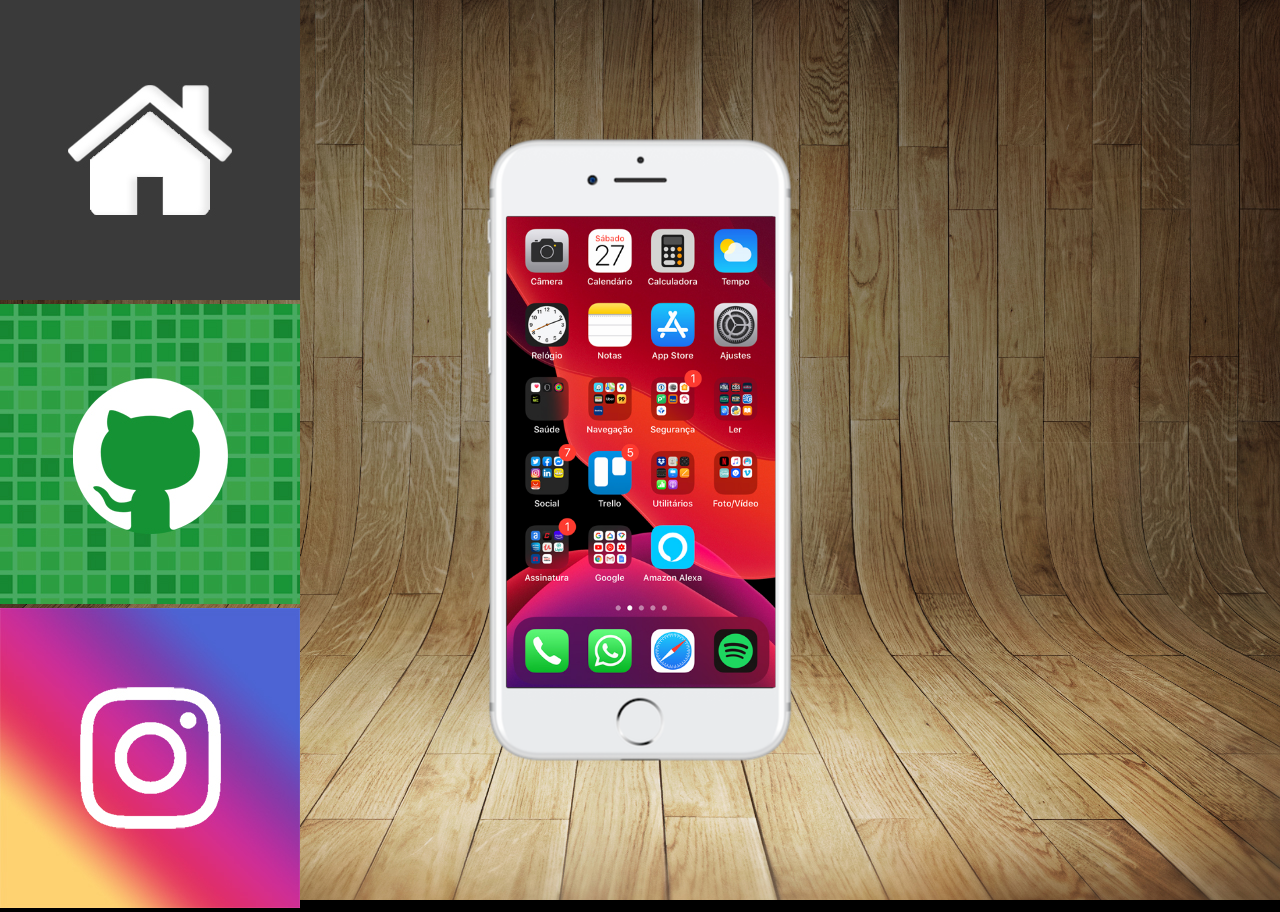
<file: index.html>
<!DOCTYPE html>
<html lang="pt-br">
<head>
    <meta charset="UTF-8">
    <meta name="viewport" content="width=device-width, initial-scale=1.0">
    <title>Redes Sociais</title>
    <link rel="shortcut icon" href="favicon.ico" type="image/x-icon">
    <link rel="stylesheet" href="estilos/style.css">
</head>
<body>
    <main>
        <section id="telefone">
            <iframe src="home.html" name="tela" id="tela" frameborder="0">
                seu navegador não é compatível comm isso.
            </iframe>
        </section>
        <section id="redes-sociais">
            <a href="home.html" target="tela"> <img src="imagens/logo-home.jpg" alt=""></a><br>
            <a href="github.html" target="tela"> <img src="imagens/logo-github.jpg" alt=""></a><br>
            <a href="instagram.html" target="tela"> <img src="imagens/logo-instagram.jpg" alt=""></a>
        </section>
    </main>
</body>
</html>
</file>
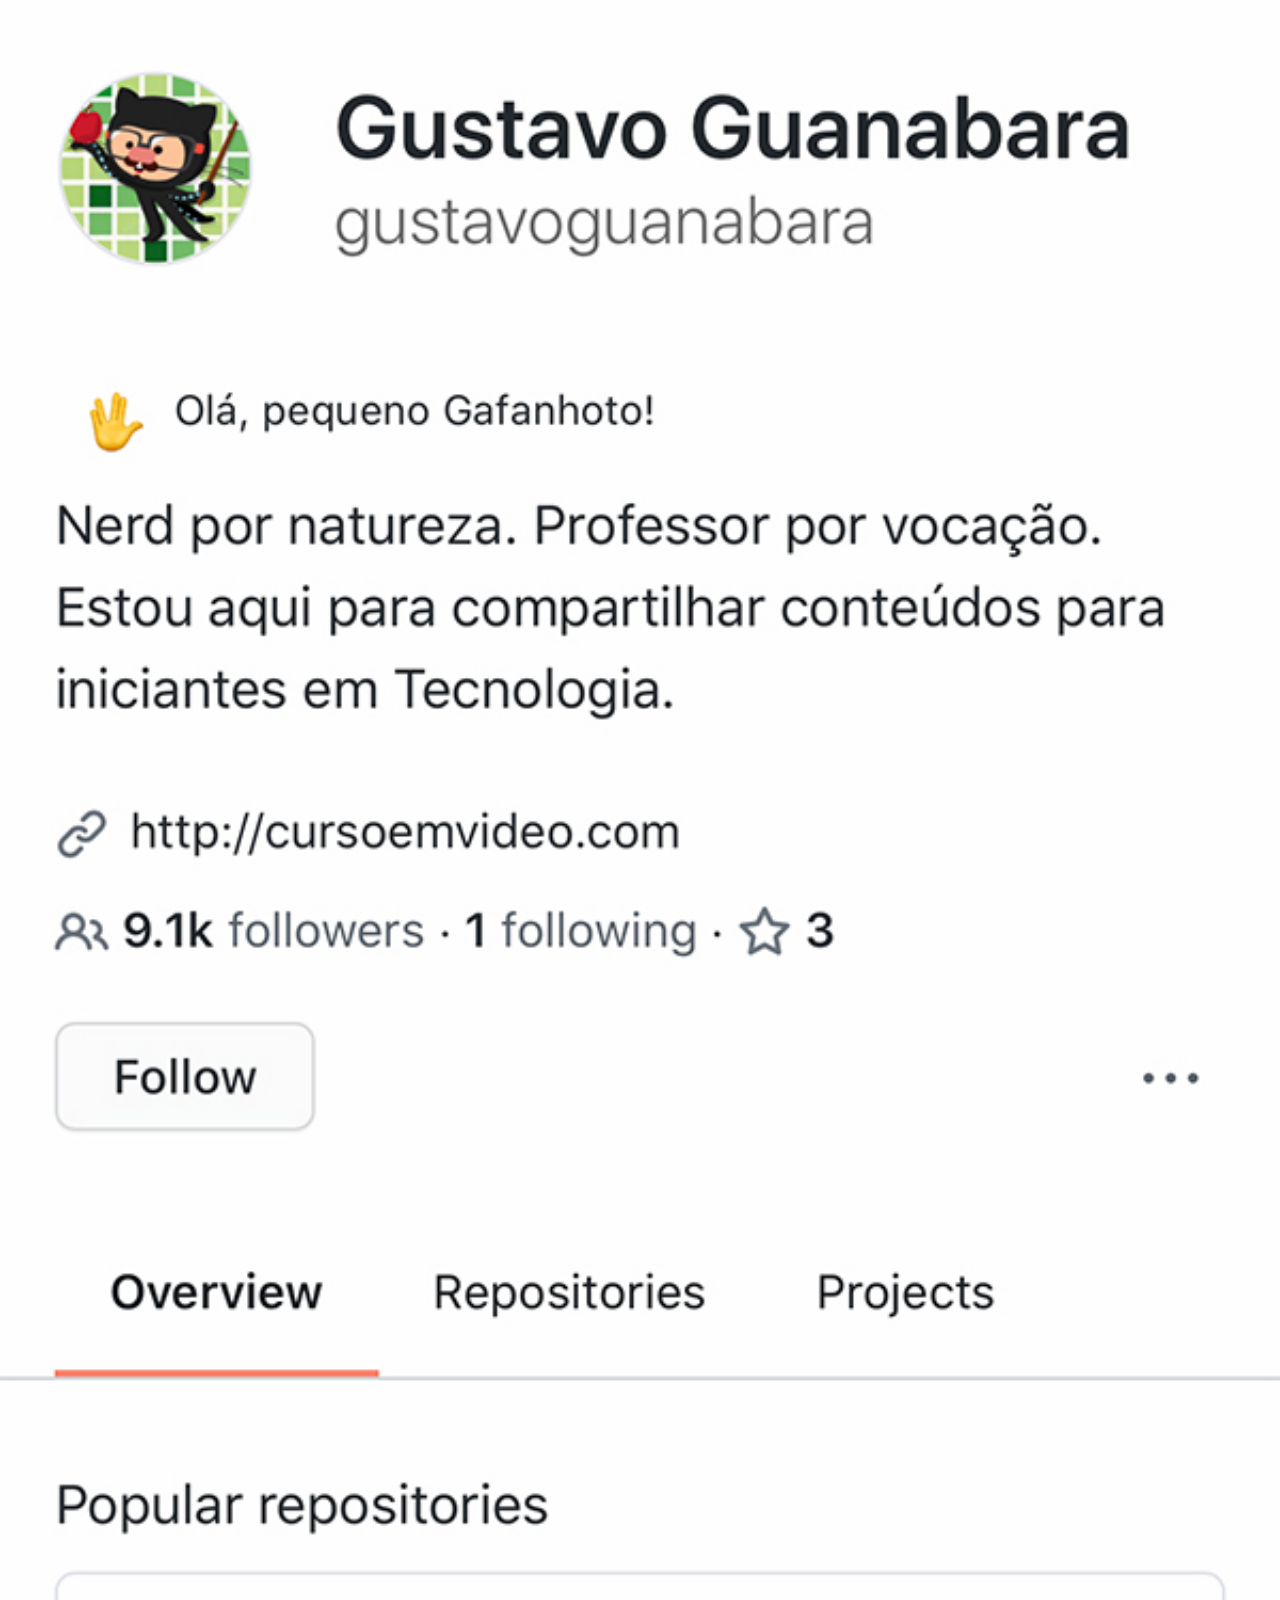
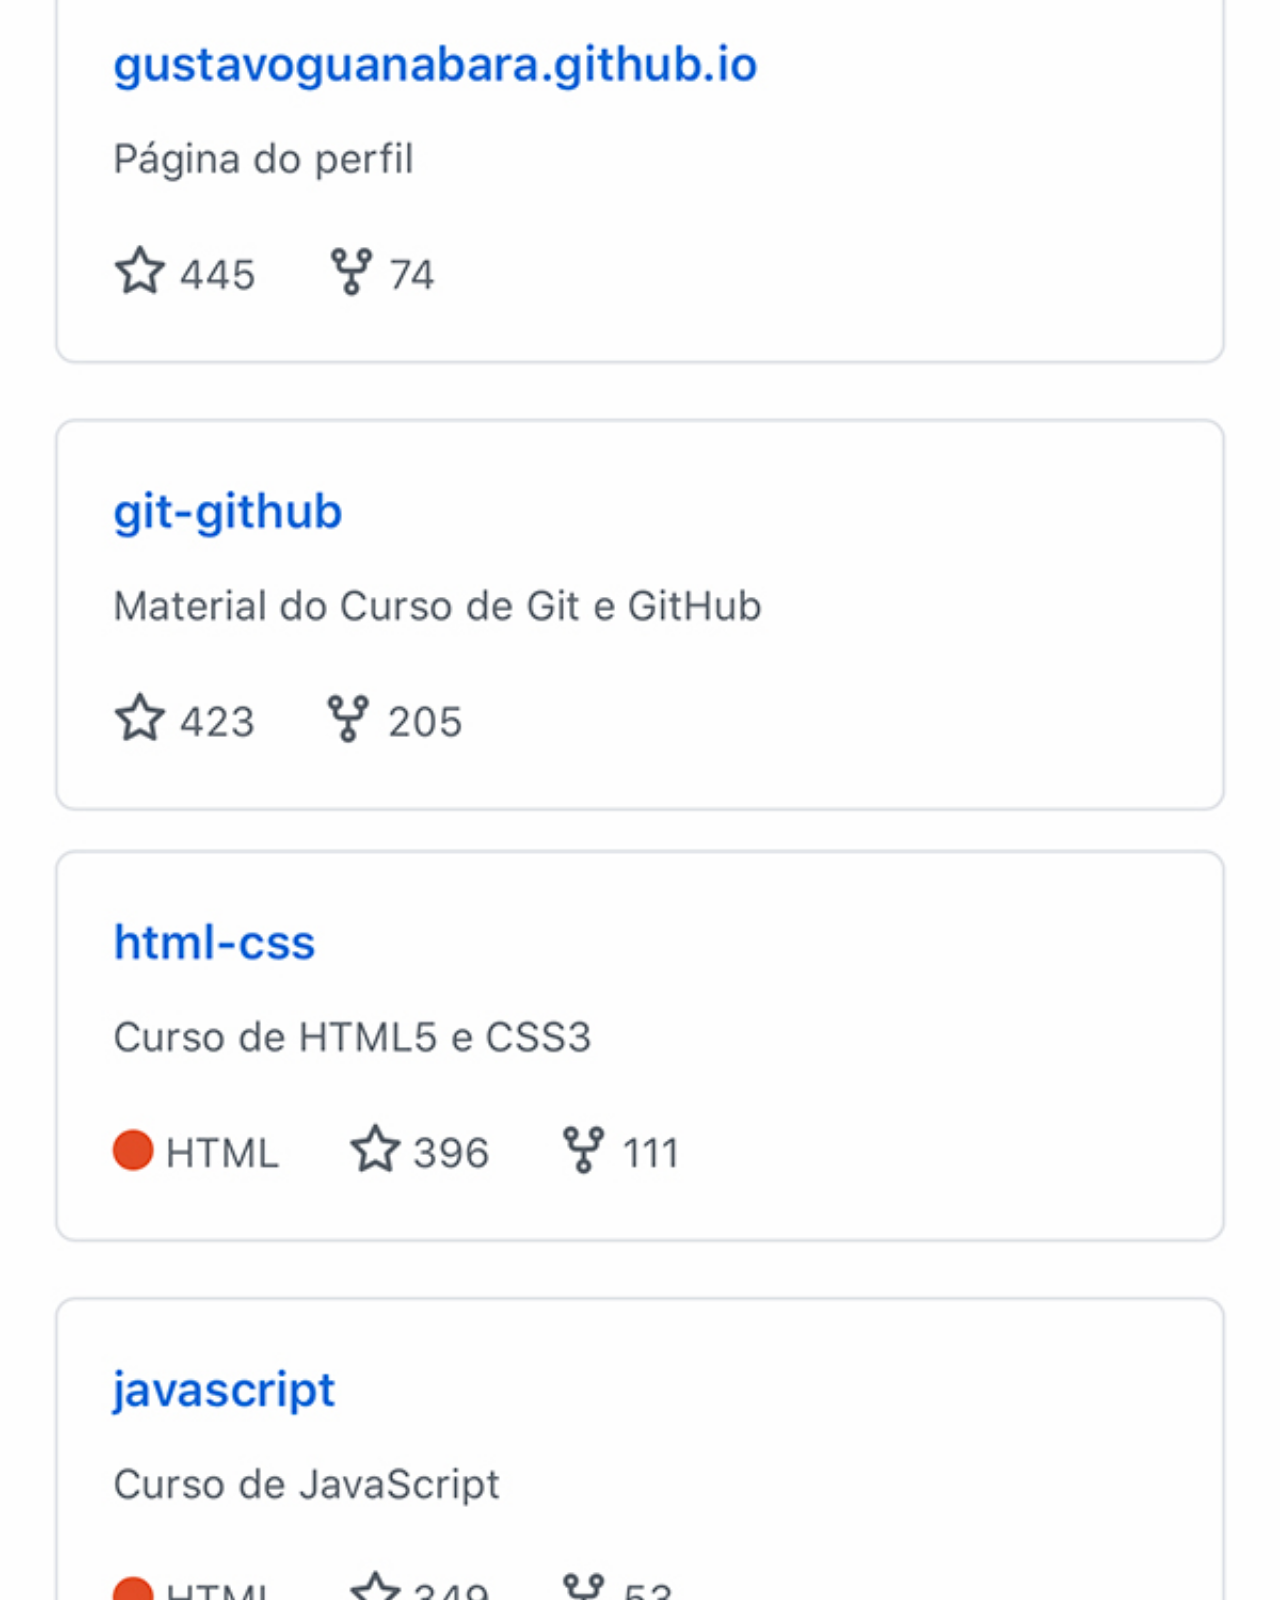
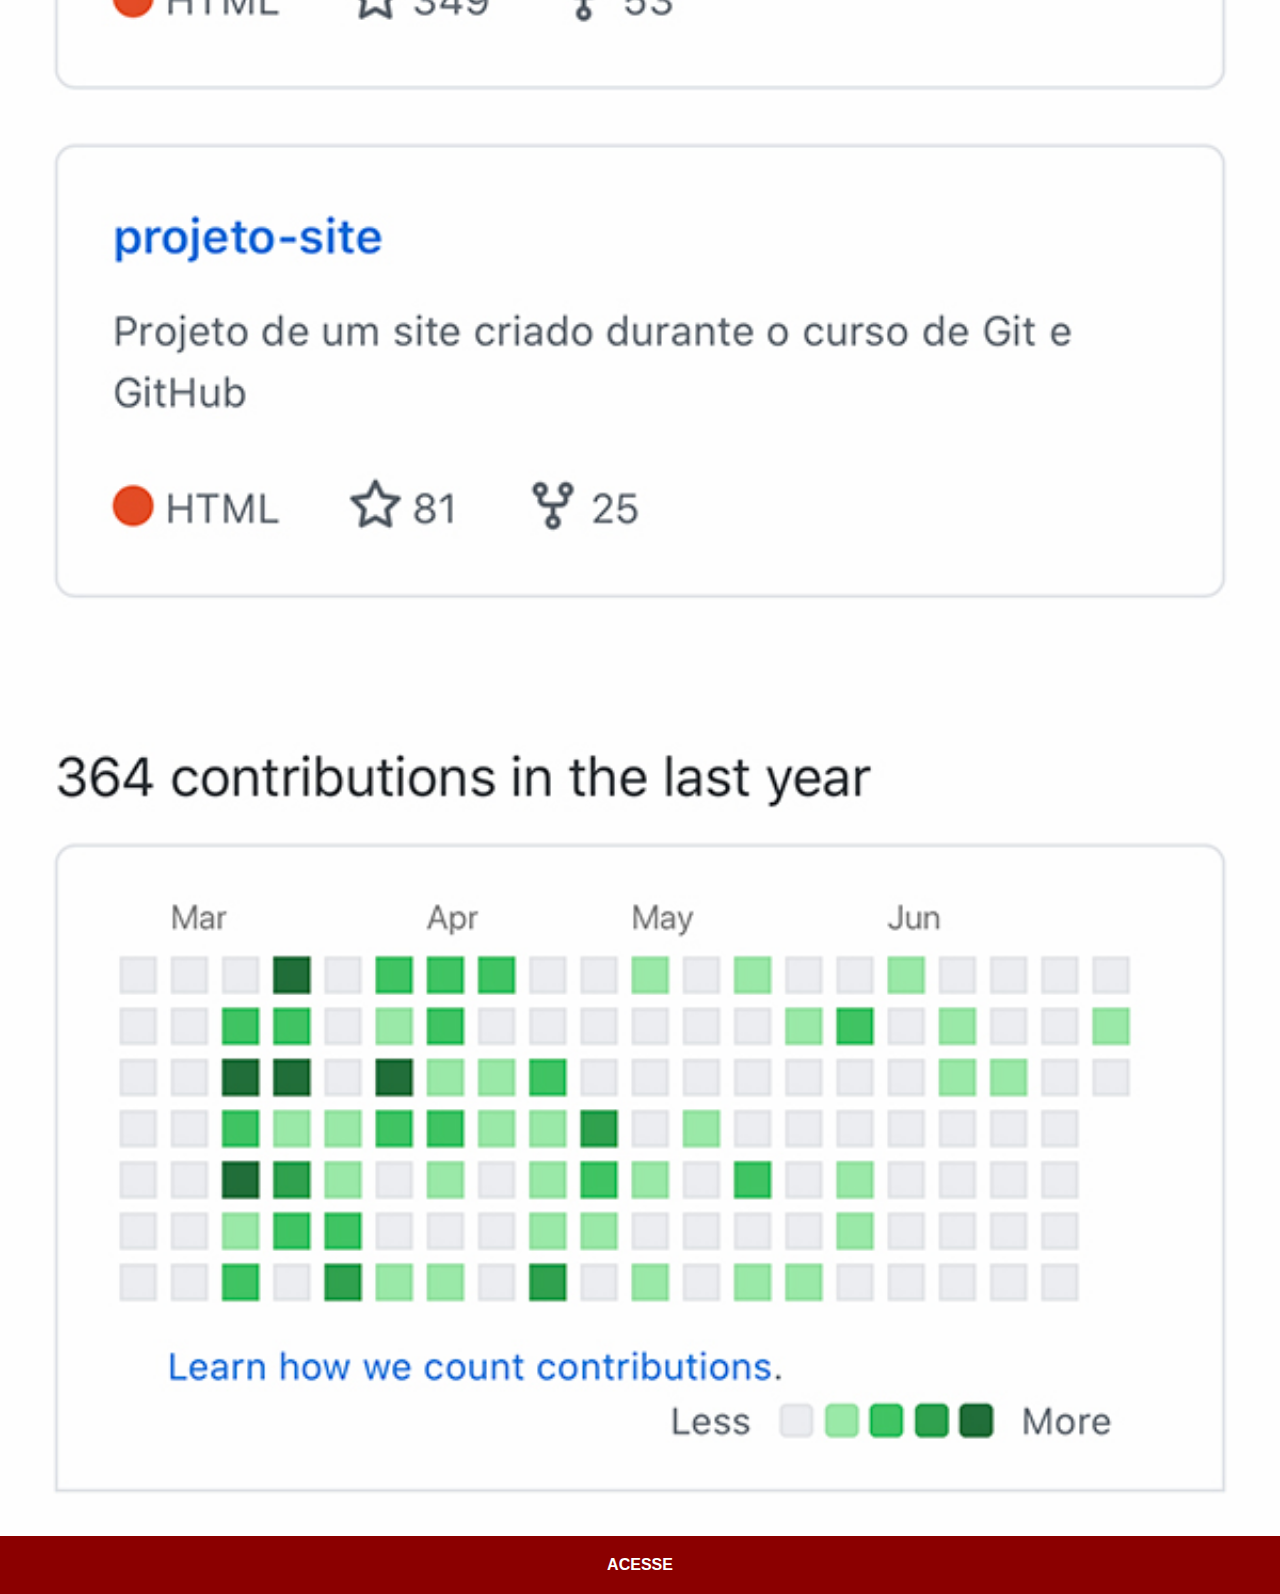
<file: github.html>
<!DOCTYPE html>
<html lang="pt-br">
<head>
    <meta charset="UTF-8">
    <meta name="viewport" content="width=device-width, initial-scale=1.0">
    <title>GitHub</title>
    <link rel="stylesheet" href="estilos/social.css">
</head>
<body>
    <img src="imagens/tela-github.jpg" alt="github">
    <a href="https://github.com/gustavoguanabara/" target="_blank">ACESSE</a>
</body>
</html>
</file>
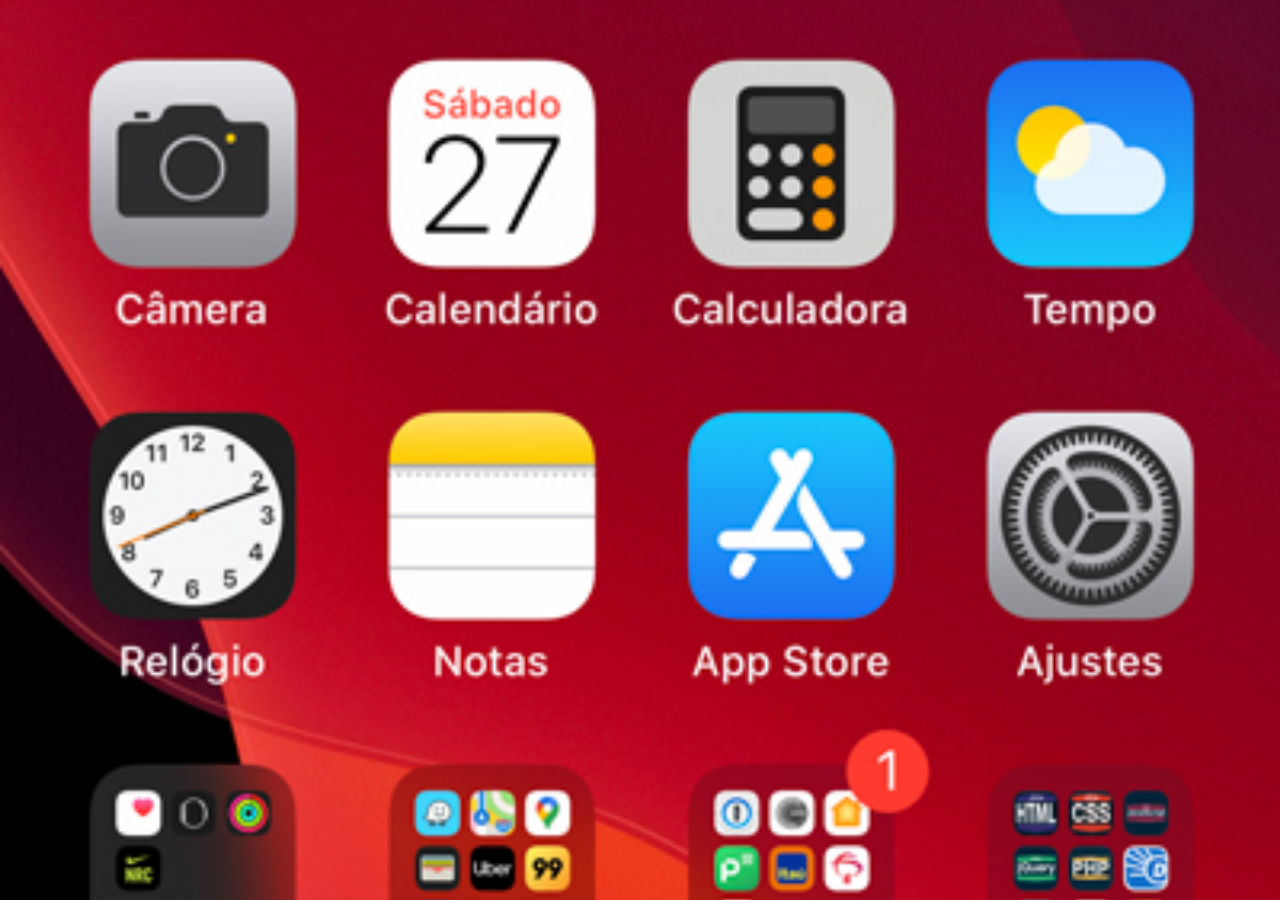
<file: home.html>
<!DOCTYPE html>
<html lang="pt-br">
<head>
    <meta charset="UTF-8">
    <meta name="viewport" content="width=device-width, initial-scale=1.0">
    <title>Home</title>
    <style>
        * {
            margin: 0px;
            padding: 0px;
    }

    body {
        width: 100vw;
        height: 100vh;
        background: black url('imagens/tela-home.jpg') no-repeat top center; 
        background-size: cover;
    }

    </style>
</head>
<body>

</body>
</html>
</file>
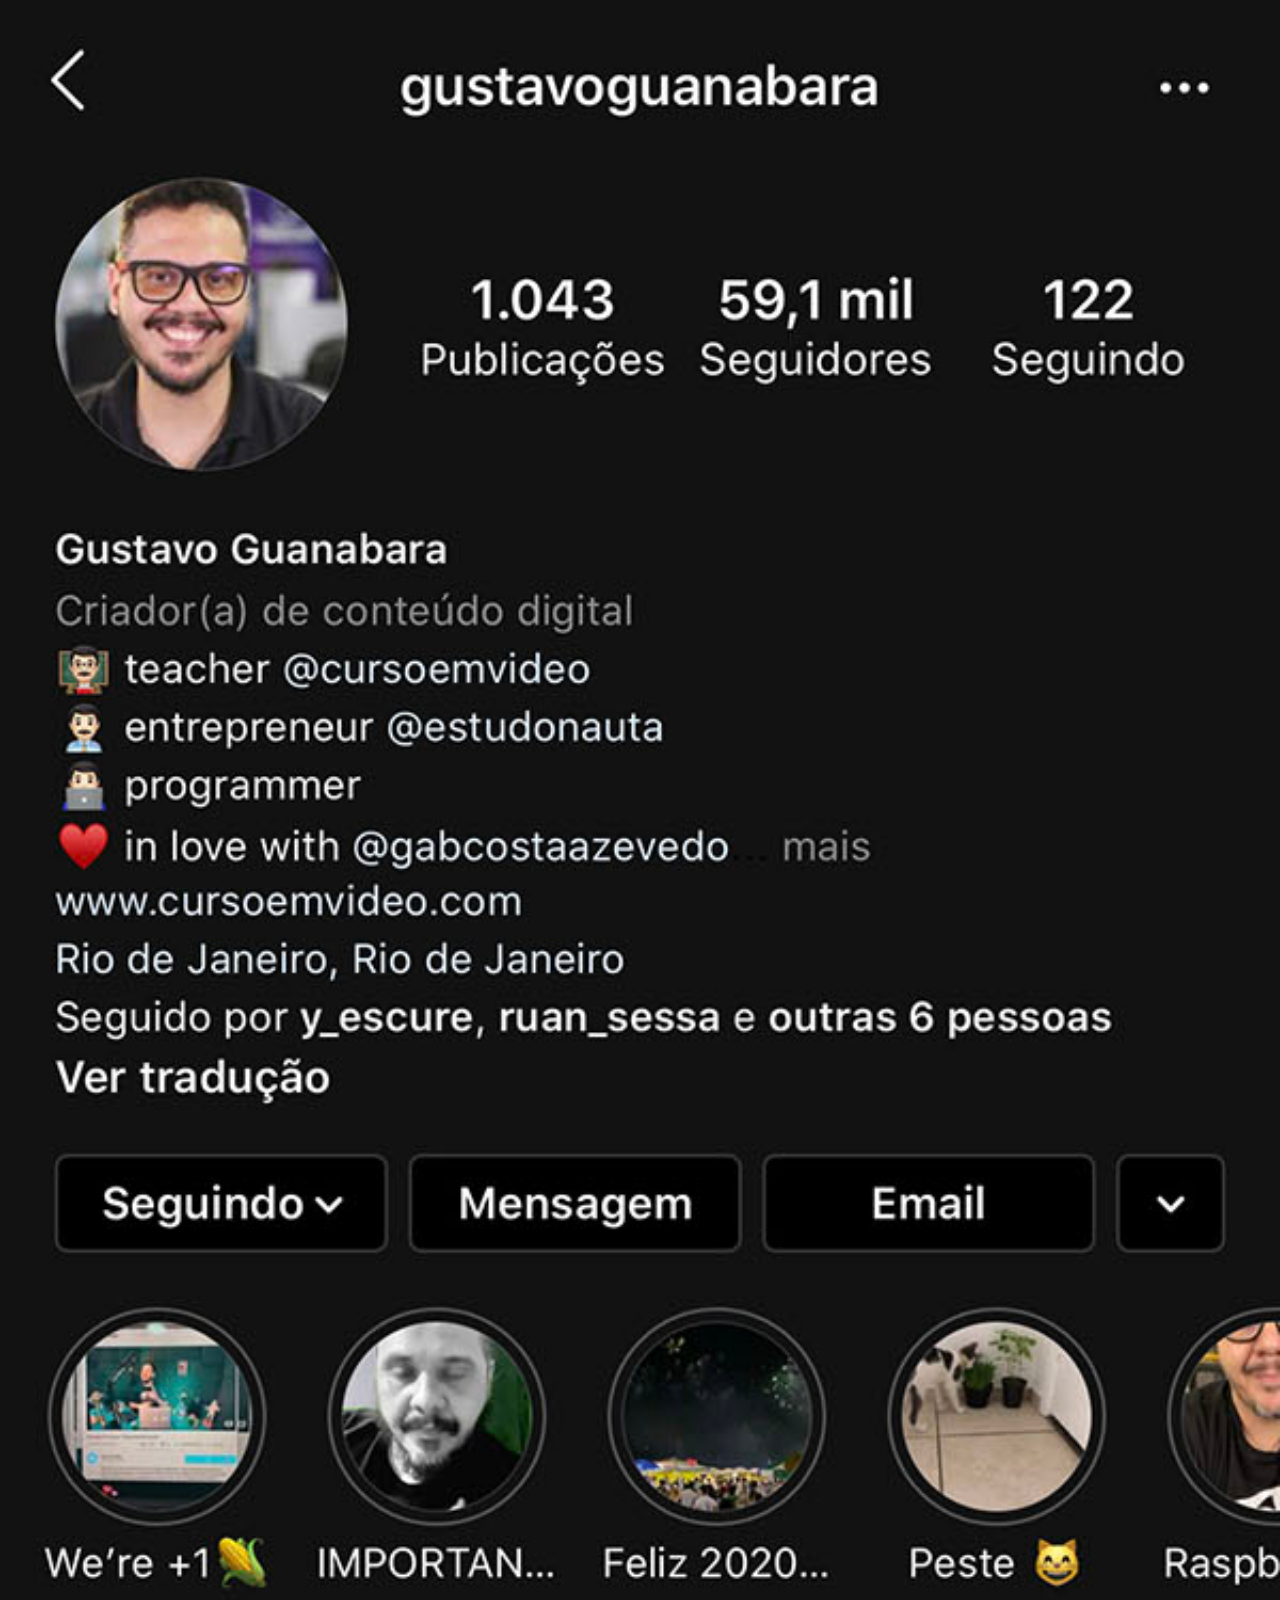
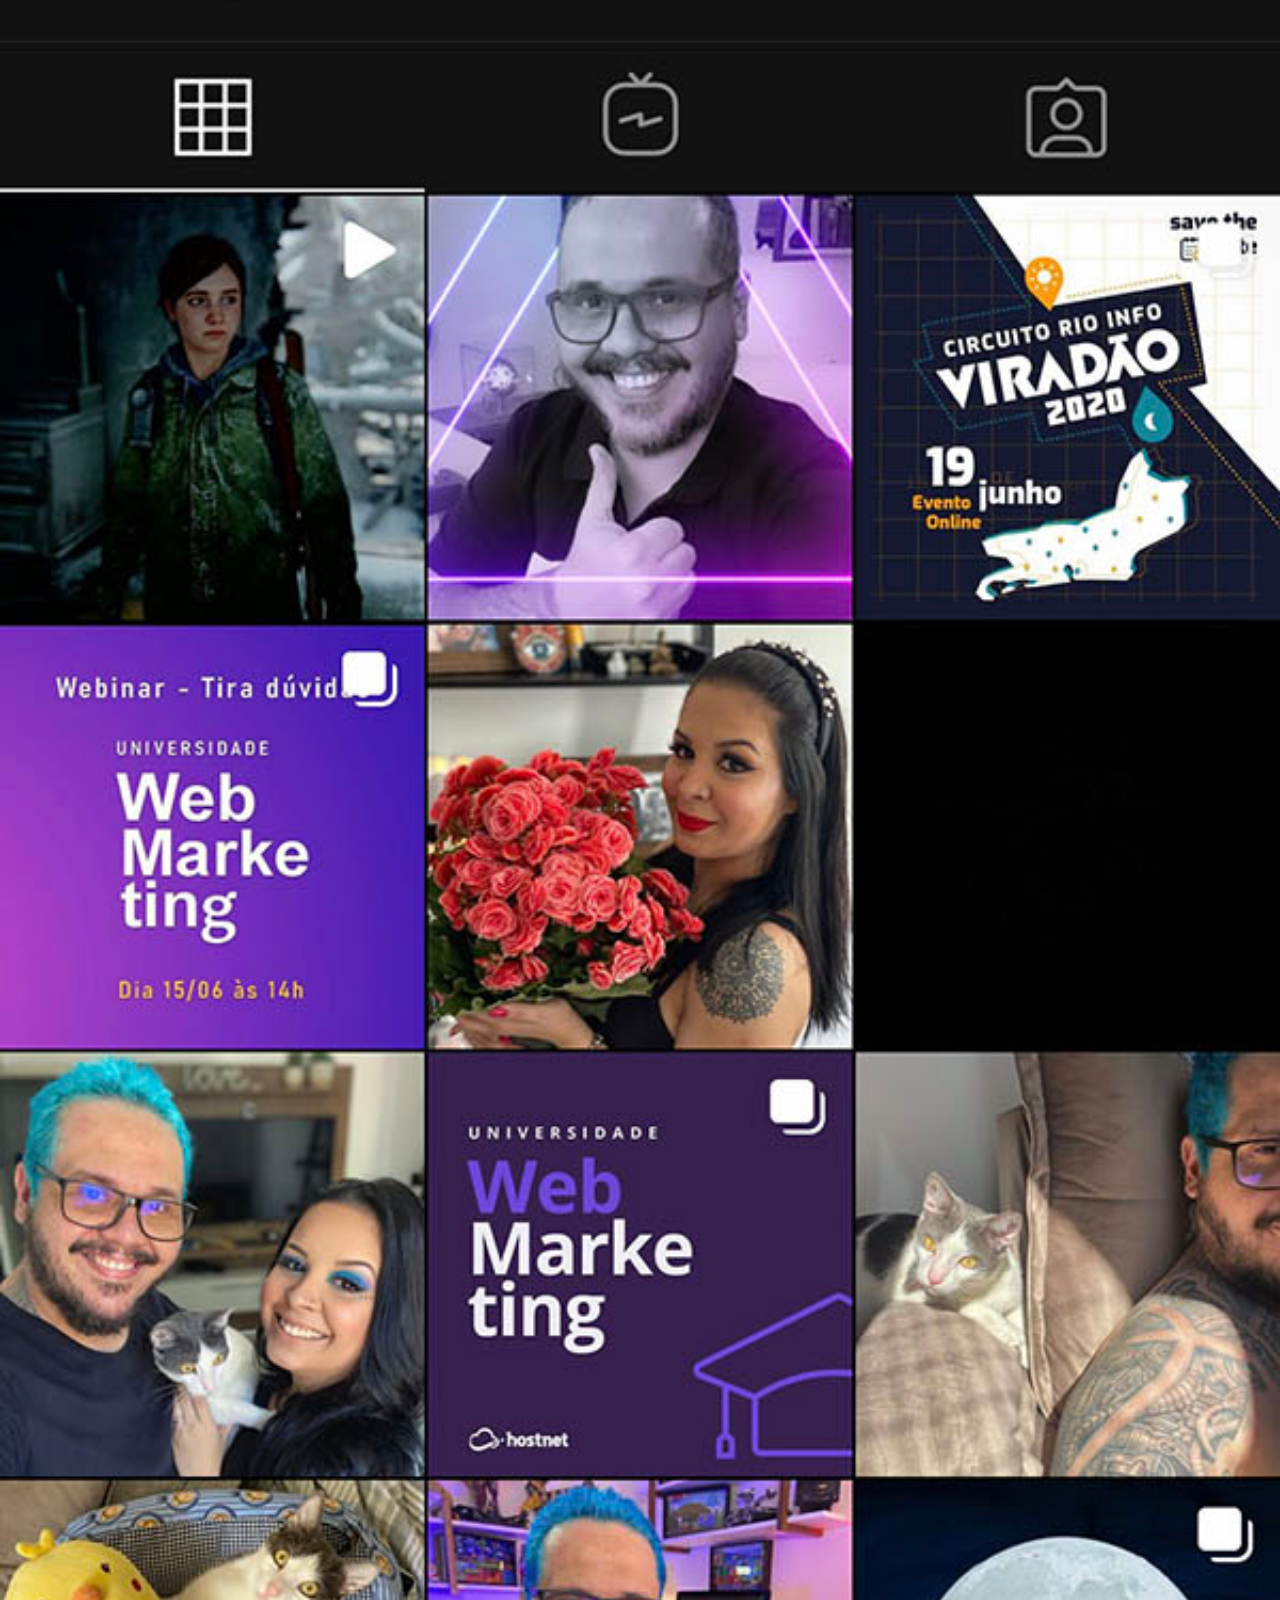
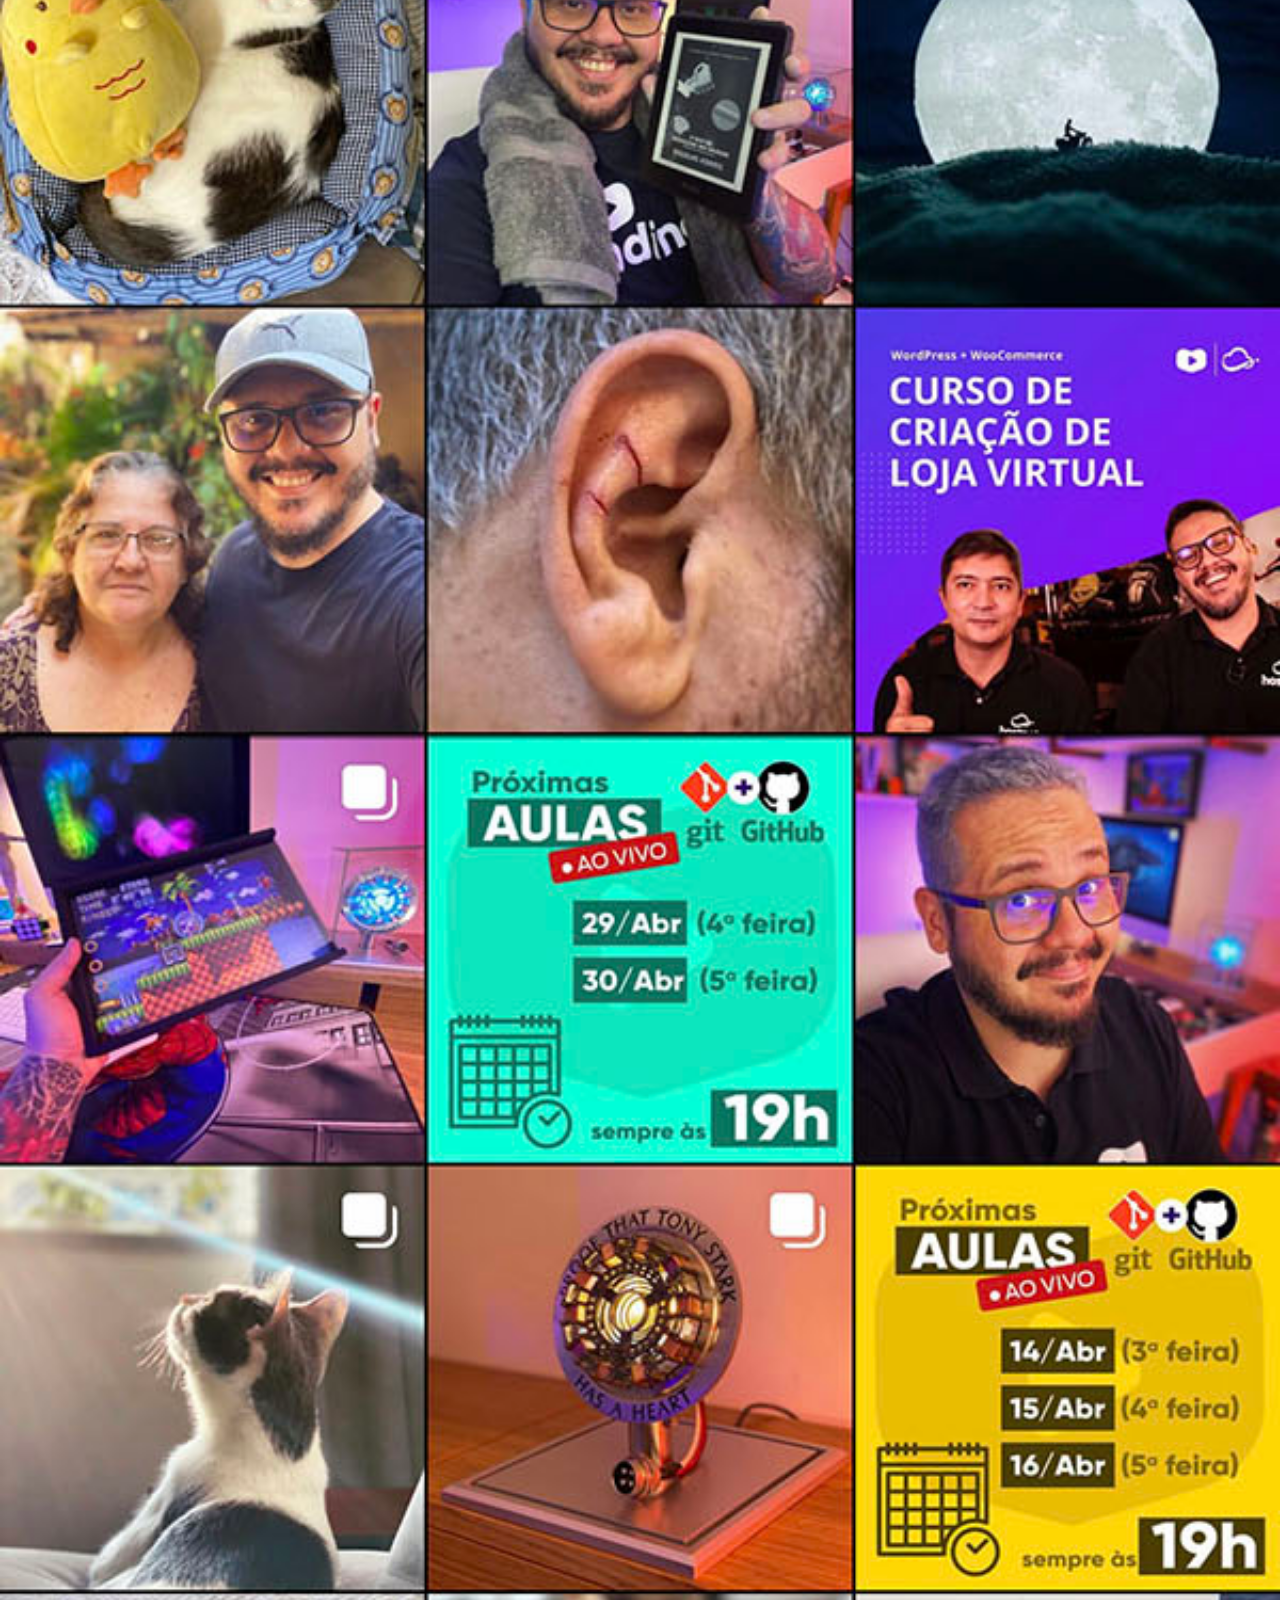
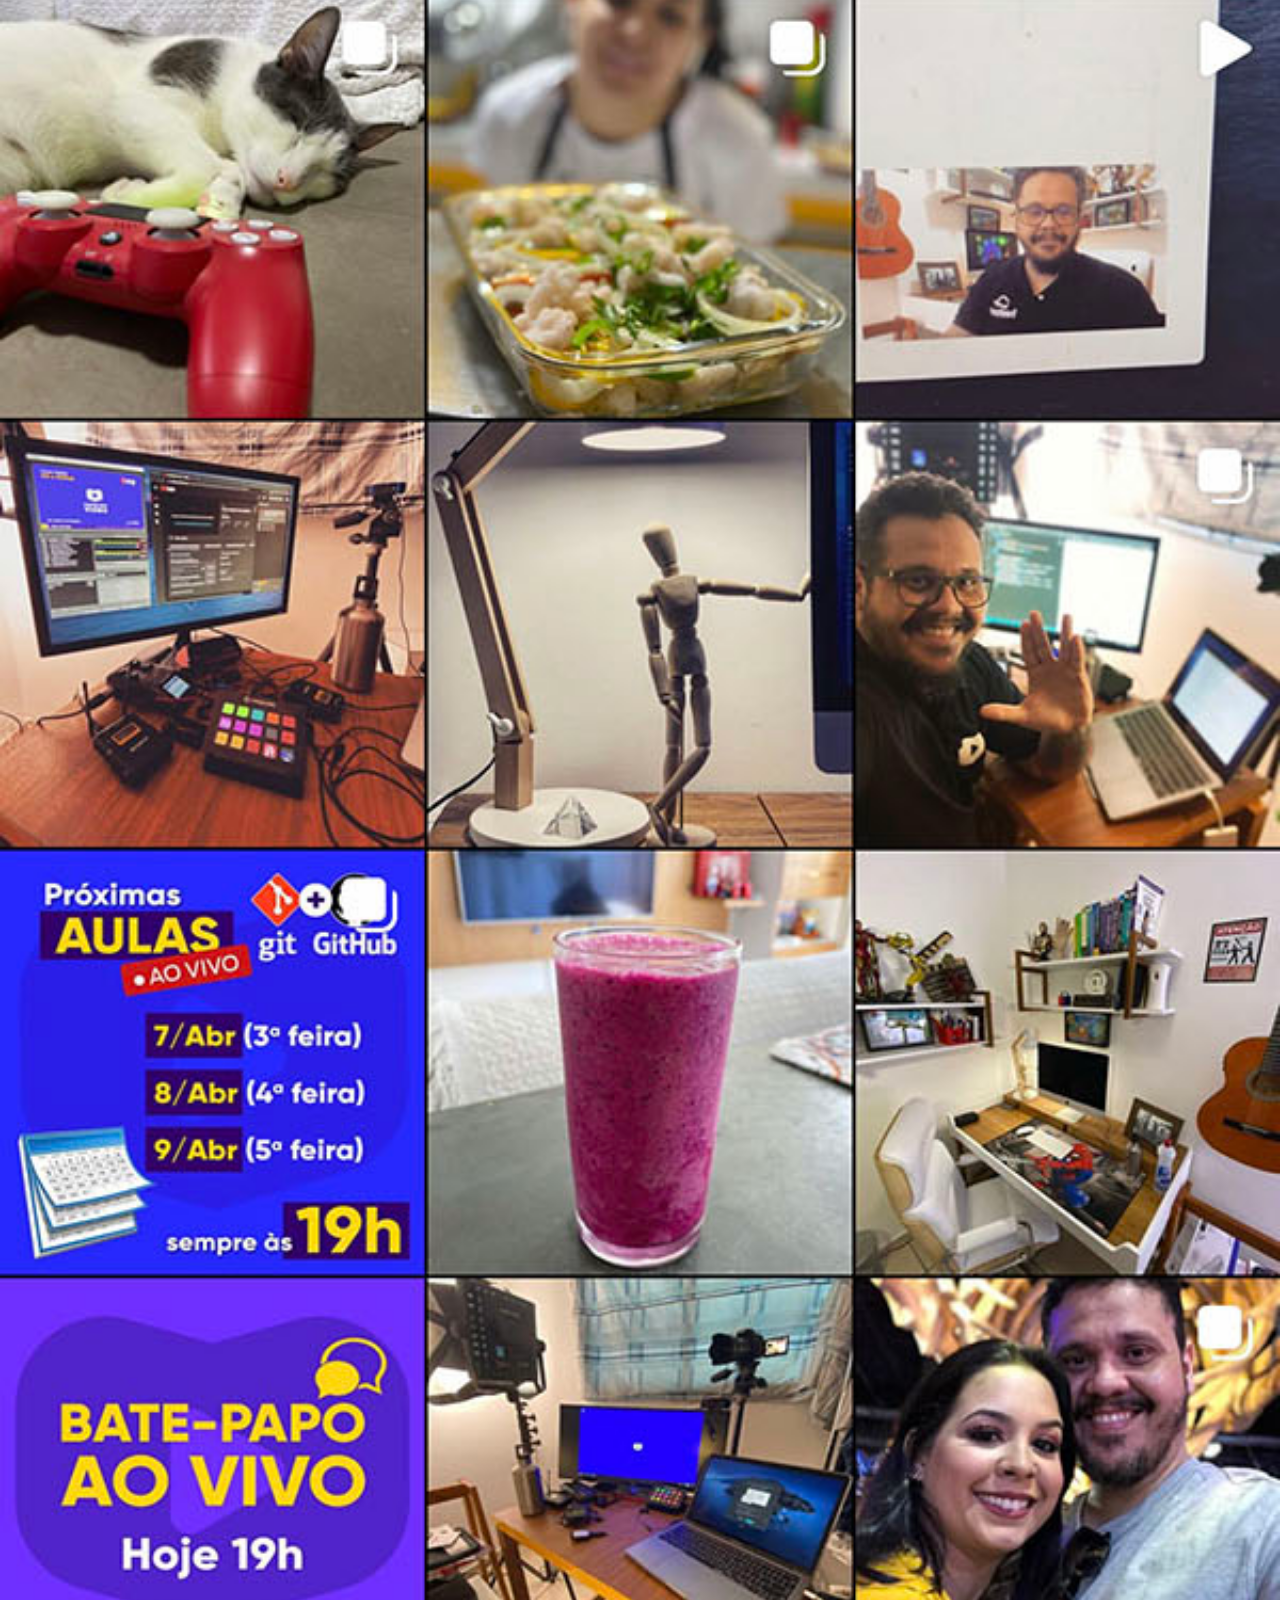
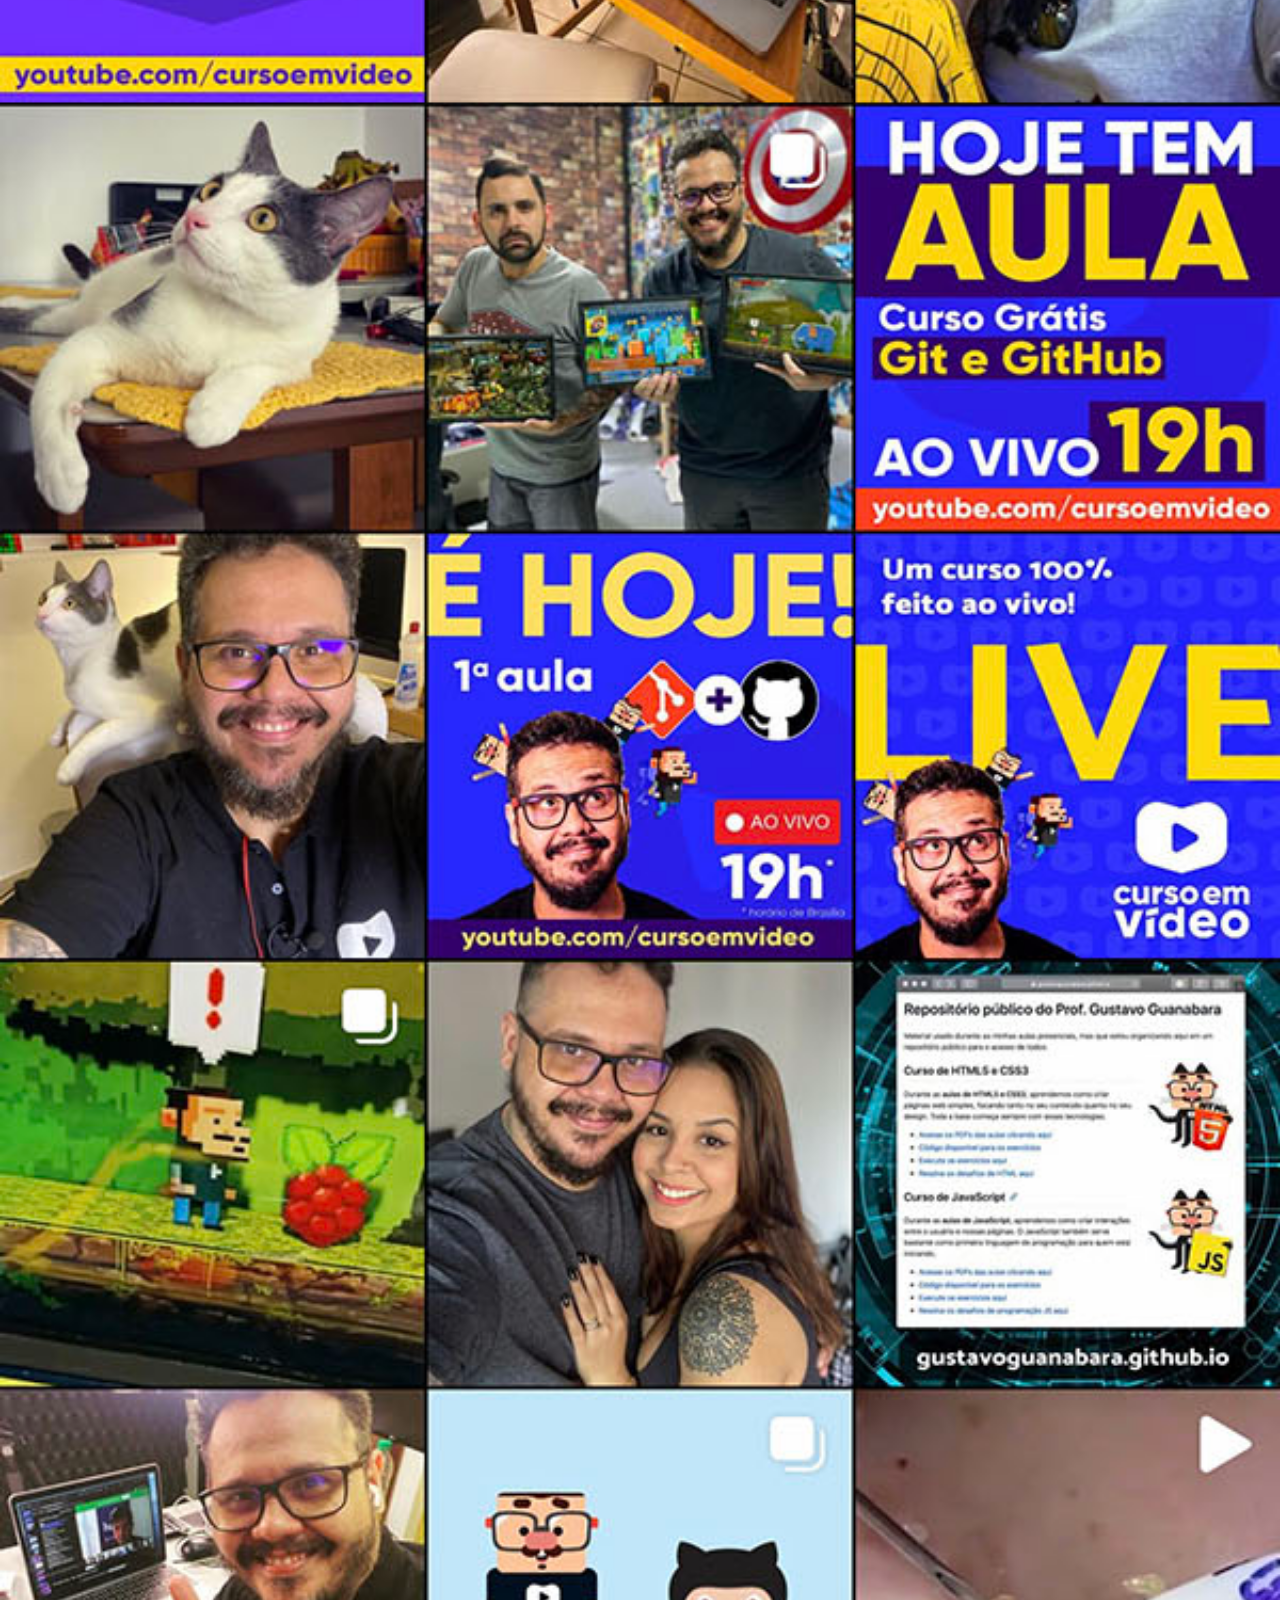
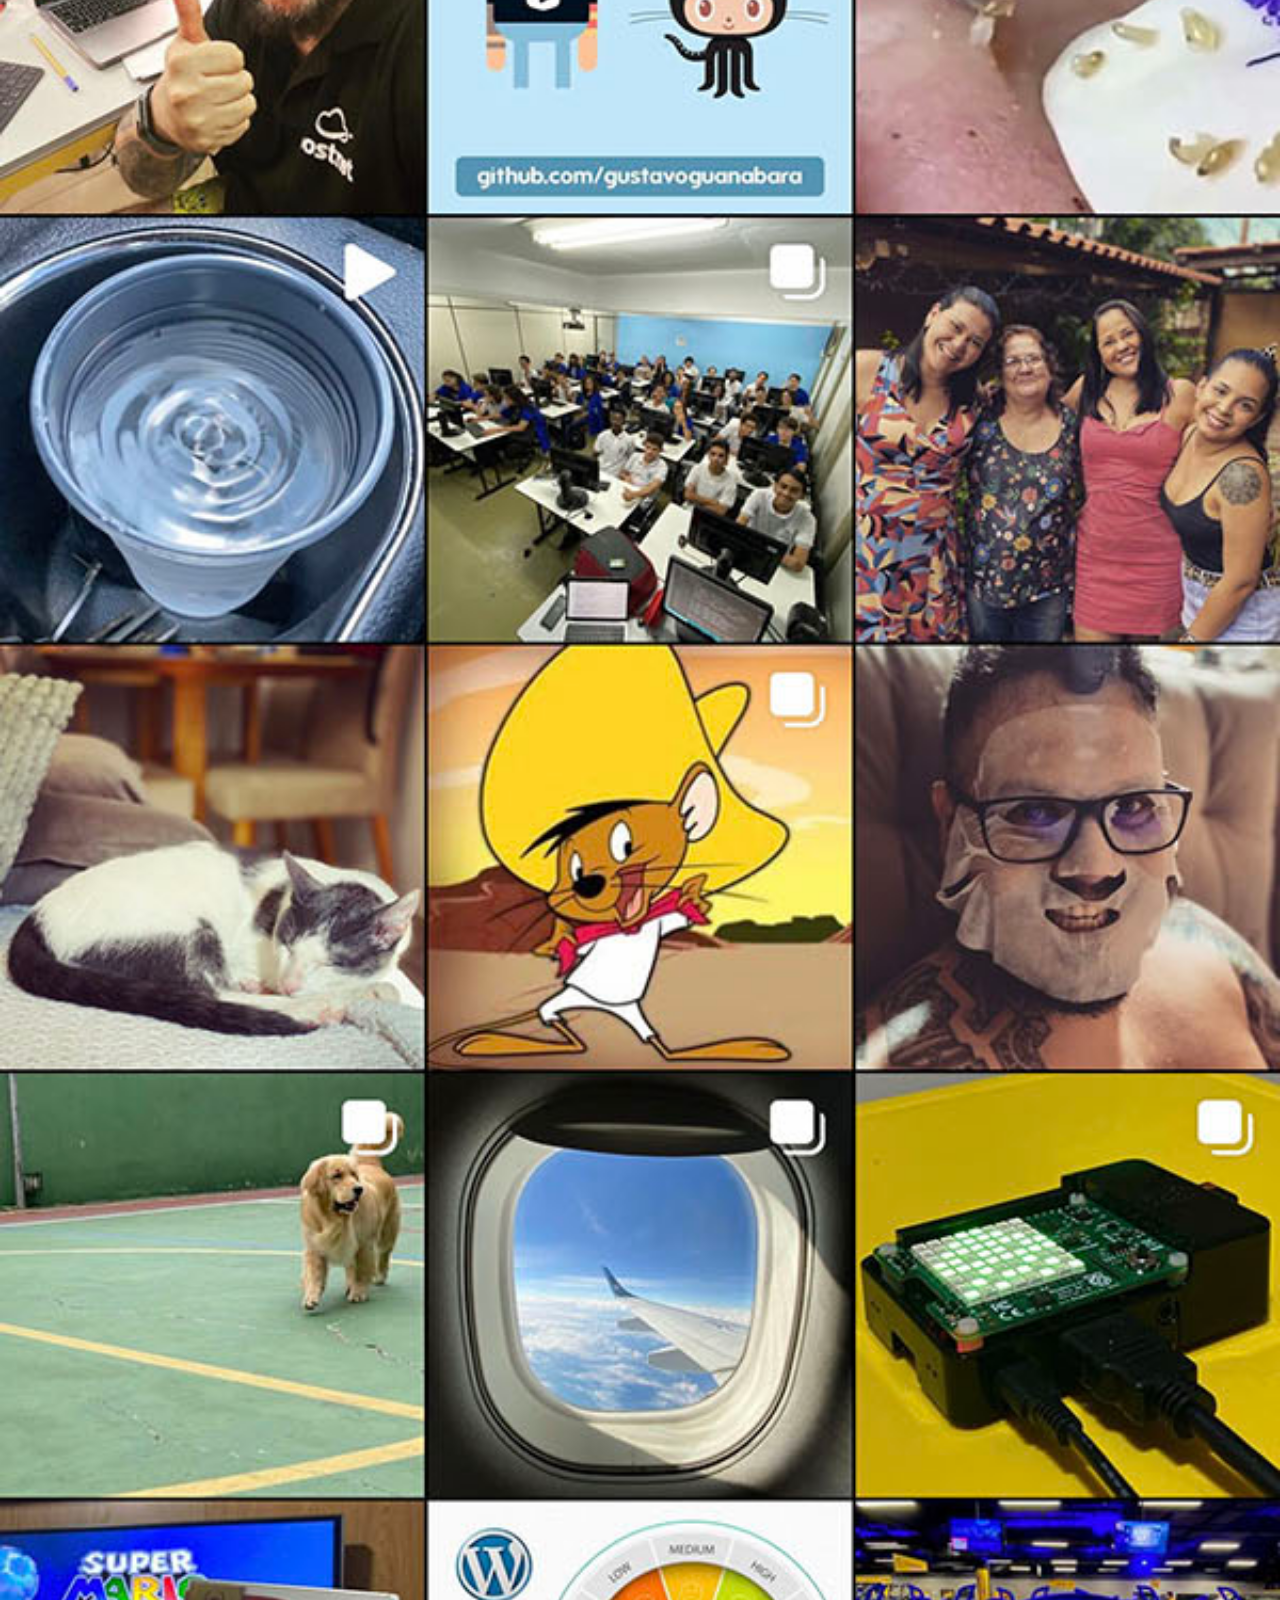
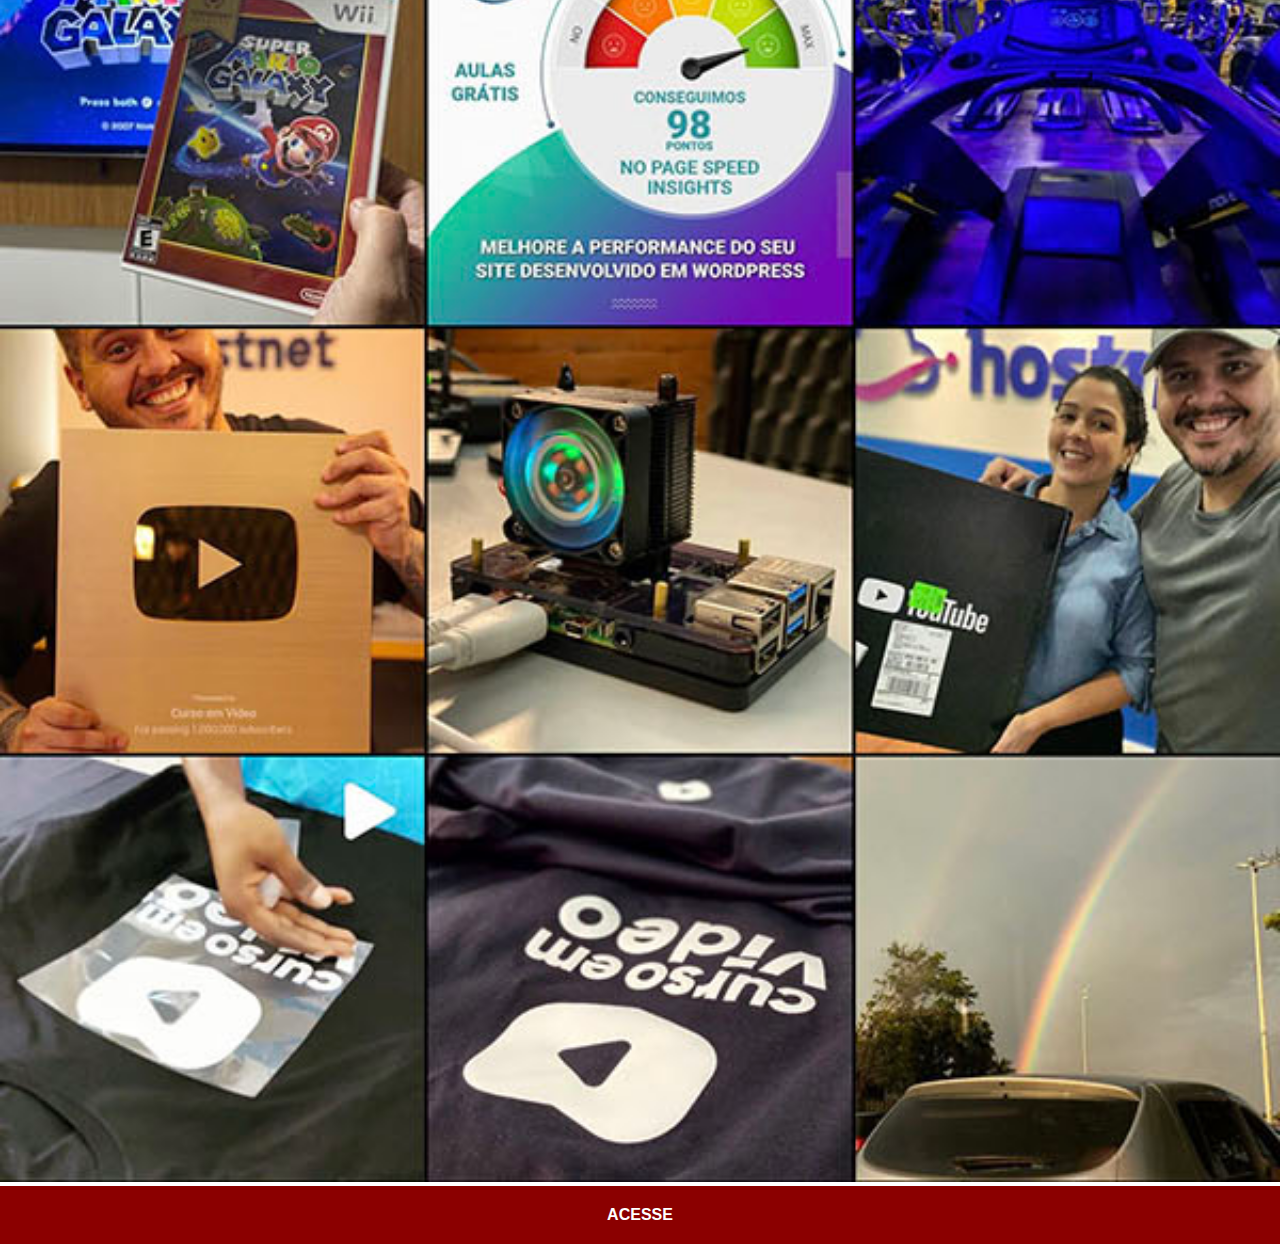
<file: instagram.html>
<!DOCTYPE html>
<html lang="pt-br">
<head>
    <meta charset="UTF-8">
    <meta name="viewport" content="width=device-width, initial-scale=1.0">
    <title>Instagram</title>
    <link rel="stylesheet" href="estilos/social.css">
</head>
<body>
    <img src="imagens/tela-instagram.jpg" alt="Instagram">
    <a href="https://www.Instagram.com/gustavoguanabara/" target="_blank">ACESSE</a>
</body>
</html>
</file>
<file: estilos/style.css>
@charset "UTF-8";

* {
    margin: 0px;
    padding: 0px;
    font-family: Arial, Helvetica, sans-serif;
}

html, body {
    height: 100vh;
    width: 100vw;
    background-color: black;
}

body {
    background: url('../imagens/fundo-madeira.jpg') no-repeat top center;
    background-size: cover;
    background-attachment: fixed;
}

main {
    position: relative;
    height: 100vh;
}

section#telefone {
    position: absolute;
    top: 50%;
    left: 50%;
    transform: translate(-50%,-50%);

    height: 627px;
    width: 311px;
    background: url('../imagens/frame-iphone.png') no-repeat;   
}

iframe#tela {
    position: relative;
    top: 80px;
    left: 22px;
    width: 269px;
    height: 471px;
}
</file>
<file: estilos/social.css>
@charset "UTF-8";


        * {
            margin: 0px;
            padding: 0px;
            font-family: Arial, Helvetica, sans-serif;
        }

        ::-webkit-scrollbar {
            width: 0px;
            height: 0px;
        }

        img {
            width: 100vw;
        }

        a {
            display: block;
            background-color: darkred;
            color: white;
            padding: 20px;
            text-align: center;
            font-weight: bolder;
            text-decoration: none;
        }   

        a:hover {
            background-color: red;
        }
</file>
